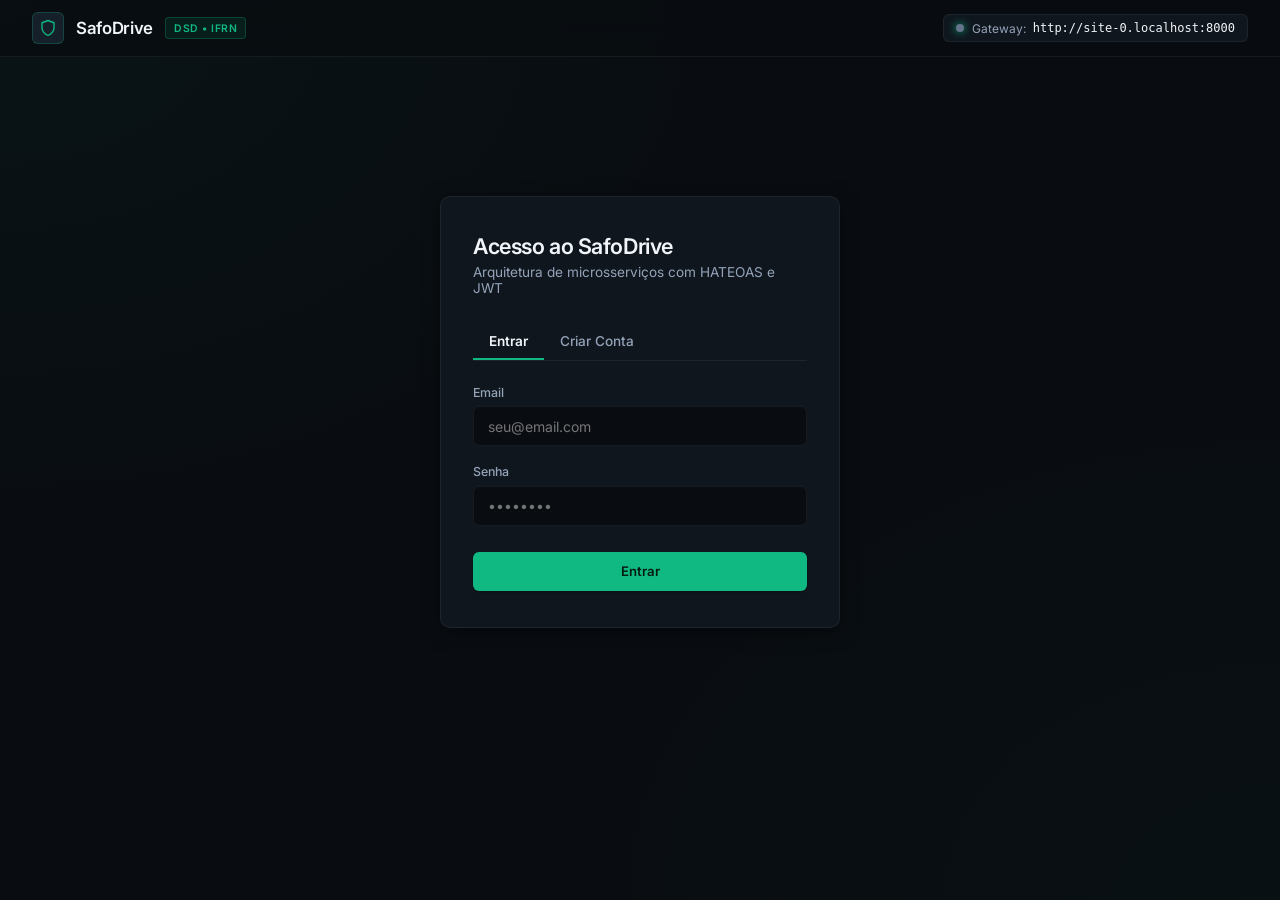
<file: frontend/index.html>
<!DOCTYPE html>
<html lang="pt-BR">
<head>
  <meta charset="UTF-8">
  <meta name="viewport" content="width=device-width, initial-scale=1.0">
  <title>SafoDrive — Armazenamento Distribuído</title>
  <!-- Google Fonts: Inter -->
  <link rel="preconnect" href="https://fonts.googleapis.com">
  <link rel="preconnect" href="https://fonts.gstatic.com" crossorigin>
  <link href="https://fonts.googleapis.com/css2?family=Inter:wght@400;500;600;700&family=JetBrains+Mono:wght@400;500&display=swap" rel="stylesheet">
  <link rel="stylesheet" href="css/style.css?v=2">
</head>
<body>

  <!-- Barra de Navegação -->
  <header class="navbar">
    <div class="nav-container">
      <a href="#" class="brand">
        <div class="brand-icon">
          <!-- Ícone Escudo / Servidor SVG -->
          <svg class="icon" viewBox="0 0 24 24">
            <path d="M12 22s8-4 8-10V5l-8-3-8 3v7c0 6 8 10 8 10z"/>
          </svg>
        </div>
        <span class="brand-title">SafoDrive</span>
        <span class="brand-tag">DSD • IFRN</span>
      </a>

      <div class="nav-right">
        <!-- Indicador de IP do Gateway -->
        <button id="btn-config-server" class="server-indicator" title="Clique para alterar o endereço do Gateway">
          <span class="status-dot"></span>
          <span>Gateway:</span>
          <span id="current-server-url" style="color:var(--text-primary); font-family:monospace;">http://127.0.0.1:8000</span>
        </button>

        <!-- Informações do Usuário Logado -->
        <div id="user-nav-info" class="user-profile" style="display: none;">
          <div class="avatar" id="nav-avatar">U</div>
          <span id="nav-username" class="username">rubens</span>
          <span id="nav-plan" class="plan-badge">PRO</span>
          <button id="btn-logout" class="btn btn-ghost btn-icon-only" title="Encerrar Sessão">
            <svg class="icon icon-sm" viewBox="0 0 24 24">
              <path d="M9 21H5a2 2 0 0 1-2-2V5a2 2 0 0 1 2-2h4"/>
              <polyline points="16 17 21 12 16 7"/>
              <line x1="21" y1="12" x2="9" y2="12"/>
            </svg>
          </button>
        </div>
      </div>
    </div>
  </header>

  <!-- Conteúdo Principal -->
  <main class="main-wrapper">

    <!-- TELA 1: AUTENTICAÇÃO (LOGIN / REGISTRO) -->
    <section id="auth-section" class="auth-wrapper">
      <div class="auth-card">
        <h1 class="auth-title">Acesso ao SafoDrive</h1>
        <p class="auth-subtitle">Arquitetura de microsserviços com HATEOAS e JWT</p>

        <!-- Abas -->
        <div class="tabs-nav">
          <button id="tab-login" class="tab-btn active">Entrar</button>
          <button id="tab-register" class="tab-btn">Criar Conta</button>
        </div>

        <!-- Formulário de Login -->
        <form id="form-login">
          <div class="form-group">
            <label class="form-label" for="login-email">Email</label>
            <input type="email" id="login-email" class="form-input" placeholder="seu@email.com" required>
          </div>
          <div class="form-group">
            <label class="form-label" for="login-pass">Senha</label>
            <input type="password" id="login-pass" class="form-input" placeholder="••••••••" required>
          </div>
          <button type="submit" class="btn btn-primary" style="width: 100%; padding: 0.75rem; margin-top: 0.5rem;">
            Entrar
          </button>
        </form>

        <!-- Formulário de Registro -->
        <form id="form-register" style="display: none;">
          <div class="form-group">
            <label class="form-label" for="reg-user">Usuário</label>
            <input type="text" id="reg-user" class="form-input" placeholder="ex: rubens" required>
          </div>
          <div class="form-group">
            <label class="form-label" for="reg-email">Email</label>
            <input type="email" id="reg-email" class="form-input" placeholder="seu@email.com" required>
          </div>
          <div class="form-group">
            <label class="form-label" for="reg-pass">Senha</label>
            <input type="password" id="reg-pass" class="form-input" placeholder="Mínimo 6 caracteres" required>
          </div>
          <div class="form-group">
            <label class="form-label" for="reg-plan">Cota de Armazenamento</label>
            <select id="reg-plan" class="form-select">
              <option value="free">Plano Free (15 MB)</option>
              <option value="pro">Plano Pro (50 MB)</option>
              <option value="enterprise">Plano Enterprise (100 MB)</option>
            </select>
          </div>
          <button type="submit" class="btn btn-primary" style="width: 100%; padding: 0.75rem; margin-top: 0.5rem;">
            Criar Conta
          </button>
        </form>
      </div>
    </section>

    <!-- TELA 2: DASHBOARD (AUTENTICADO) -->
    <section id="app-section" style="display: none;">

      <!-- Painel de Topo: 2 Colunas (Cota e Upload) -->
      <div class="top-dashboard">

        <!-- Card 1: Armazenamento e Cota -->
        <div class="panel-card">
          <div class="panel-card-header">
            <div class="panel-card-title">
              <svg class="icon icon-sm" viewBox="0 0 24 24">
                <ellipse cx="12" cy="5" rx="9" ry="3"/>
                <path d="M21 12c0 1.66-4 3-9 3s-9-1.34-9-3"/>
                <path d="M3 5v14c0 1.66 4 3 9 3s9-1.34 9-3V5"/>
              </svg>
              <span>Armazenamento</span>
            </div>
            <button id="btn-inspect-quota" class="btn btn-ghost" style="font-size: 0.7rem; padding: 0.25rem 0.5rem;" title="Inspecionar Payload HATEOAS">
              <svg class="icon icon-sm" viewBox="0 0 24 24"><path d="M10 13a5 5 0 0 0 7.54.54l3-3a5 5 0 0 0-7.07-7.07l-1.72 1.71"/><path d="M14 11a5 5 0 0 0-7.54-.54l-3 3a5 5 0 0 0 7.07 7.07l1.71-1.71"/></svg>
              <span>HATEOAS</span>
            </button>
          </div>

          <div>
            <div class="quota-values">
              <span id="quota-used" class="quota-used">0.00 MB</span>
              <span id="quota-total" class="quota-limit">de 50.0 MB</span>
            </div>
            <div class="progress-track">
              <div id="quota-bar-fill" class="progress-bar" style="width: 0%;"></div>
            </div>
            <div class="quota-footer">
              <span>Uso do espaço</span>
              <span id="quota-percent">0%</span>
            </div>
          </div>
        </div>

        <!-- Card 2: Enviar Arquivo (Dropzone) -->
        <div class="panel-card">
          <div class="panel-card-header">
            <div class="panel-card-title">
              <svg class="icon icon-sm" viewBox="0 0 24 24">
                <path d="M21 15v4a2 2 0 0 1-2 2H5a2 2 0 0 1-2-2v-4"/>
                <polyline points="17 8 12 3 7 8"/>
                <line x1="12" y1="3" x2="12" y2="15"/>
              </svg>
              <span>Upload de Arquivo</span>
            </div>
          </div>

          <div id="dropzone" class="dropzone">
            <svg class="icon icon-lg" viewBox="0 0 24 24" style="color:var(--accent-primary);">
              <path d="M4 14.899A7 7 0 1 1 15.71 8h1.79a4.5 4.5 0 0 1 2.5 8.242"/>
              <path d="M12 12v9"/>
              <path d="m16 16-4-4-4 4"/>
            </svg>
            <span class="dropzone-label">Arraste arquivos aqui para enviar</span>
            <span class="dropzone-sublabel">ou clique para selecionar no computador</span>
            <input type="file" id="file-input" style="display: none;">
          </div>

          <div id="upload-progress" style="display:none; margin-top:0.5rem; font-size:0.75rem; color:var(--accent-primary); text-align:center;">
            Enviando...
          </div>
        </div>

      </div>

      <!-- Seção de Arquivos (com Margem Clara e Título) -->
      <section class="files-section">
        
        <div class="section-header">
          <div class="section-title-group">
            <h2>
              <svg class="icon" viewBox="0 0 24 24">
                <path d="M22 19a2 2 0 0 1-2 2H4a2 2 0 0 1-2-2V5a2 2 0 0 1 2-2h5l2 3h9a2 2 0 0 1 2 2z"/>
              </svg>
              <span>Arquivos Armazenados</span>
            </h2>
            <p>Ações e links de navegação gerenciados dinamicamente via HATEOAS</p>
          </div>

          <div class="filter-bar">
            <div class="search-field">
              <svg class="icon icon-sm" viewBox="0 0 24 24">
                <circle cx="11" cy="11" r="8"/>
                <line x1="21" y1="21" x2="16.65" y2="16.65"/>
              </svg>
              <input type="text" id="search-files" placeholder="Filtrar arquivos...">
            </div>

            <button id="btn-refresh" class="btn btn-ghost" title="Recarregar lista">
              <svg class="icon icon-sm" viewBox="0 0 24 24">
                <polyline points="23 4 23 10 17 10"/>
                <path d="M20.49 15a9 9 0 1 1-2.12-9.36L23 10"/>
              </svg>
              <span>Atualizar</span>
            </button>
          </div>
        </div>

        <!-- Grade de Arquivos -->
        <div id="files-container" class="files-grid">
          <!-- Injetado dinamicamente -->
        </div>

      </section>

    </section>

  </main>

  <!-- MODAL: HATEOAS JSON -->
  <div id="json-modal" class="modal-overlay">
    <div class="modal-card">
      <div class="modal-top">
        <h3 id="json-modal-title" class="modal-title">
          <svg class="icon icon-sm" viewBox="0 0 24 24"><path d="M10 13a5 5 0 0 0 7.54.54l3-3a5 5 0 0 0-7.07-7.07l-1.72 1.71"/><path d="M14 11a5 5 0 0 0-7.54-.54l-3 3a5 5 0 0 0 7.07 7.07l1.71-1.71"/></svg>
          <span>HATEOAS Payload</span>
        </h3>
        <button class="btn btn-ghost btn-icon-only modal-close">&times;</button>
      </div>
      <p style="font-size: 0.775rem; color: var(--text-secondary); margin-bottom: 0.75rem;">
        Resposta emitida pelo Gateway com hiperlinks contextuais (Richardson Nível 3):
      </p>
      <pre id="json-viewer" class="json-box"></pre>
    </div>
  </div>

  <!-- MODAL: PREVIEW DE MÍDIA -->
  <div id="preview-modal" class="modal-overlay">
    <div class="modal-card" style="max-width: 780px;">
      <div class="modal-top">
        <h3 id="preview-title" class="modal-title">
          <svg class="icon icon-sm" viewBox="0 0 24 24"><path d="M1 12s4-8 11-8 11 8 11 8-4 8-11 8-11-8-11-8z"/><circle cx="12" cy="12" r="3"/></svg>
          <span>Visualização</span>
        </h3>
        <button class="btn btn-ghost btn-icon-only modal-close">&times;</button>
      </div>
      <div id="preview-container"></div>
    </div>
  </div>

  <!-- MODAL: CERTIFICADO DE AUTENTICIDADE E INTEGRIDADE (SOAP) -->
  <div id="soap-modal" class="modal-overlay">
    <div class="modal-card" style="max-width: 680px;">
      <div class="modal-top">
        <h3 class="modal-title">
          <svg class="icon icon-sm" viewBox="0 0 24 24"><path d="M12 22s8-4 8-10V5l-8-3-8 3v7c0 6 8 10 8 10z"/></svg>
          <span id="soap-modal-title">Certificado de Autenticidade e Integridade</span>
        </h3>
        <button class="btn btn-ghost btn-icon-only modal-close">&times;</button>
      </div>

      <p style="font-size: 0.775rem; color: var(--text-secondary); margin-bottom: 0.75rem;">
        Validação criptográfica e carimbo temporal emitidos pelo serviço notarial da aplicação:
      </p>

      <!-- Dados do Registro -->
      <div style="background: var(--bg-primary); border: 1px solid var(--border-color); border-radius: var(--radius-sm); padding: 0.75rem; margin-bottom: 1rem;">
        <div style="display: grid; grid-template-columns: 1fr 1fr; gap: 0.75rem; margin-bottom: 0.5rem;">
          <div>
            <label class="form-label">Arquivo</label>
            <div id="soap-display-filename" style="font-weight: 600; font-size: 0.85rem; color: var(--text-primary);">-</div>
          </div>
          <div>
            <label class="form-label">Protocolo de Registro</label>
            <div id="soap-display-protocolo" style="font-family: monospace; font-size: 0.85rem; color: var(--accent-primary); font-weight: 600;">-</div>
          </div>
        </div>
        <div style="margin-bottom: 0.5rem;">
          <label class="form-label">Hash SHA-256 Registrado</label>
          <div id="soap-display-hash" style="font-family: monospace; font-size: 0.72rem; word-break: break-all; background: var(--bg-secondary); padding: 0.35rem 0.5rem; border-radius: var(--radius-sm);">-</div>
        </div>
        <div style="display: grid; grid-template-columns: 1fr 1fr; gap: 0.75rem;">
          <div>
            <label class="form-label">Data de Emissão (UTC)</label>
            <div id="soap-display-data" style="font-size: 0.75rem; color: var(--text-secondary);">-</div>
          </div>
          <div>
            <label class="form-label">Situação</label>
            <div id="soap-display-status" style="font-size: 0.75rem; font-weight: 600; color: #10b981;">-</div>
          </div>
        </div>
      </div>

      <!-- Ações de Auditoria -->
      <div style="display: flex; gap: 0.5rem; margin-bottom: 1rem;">
        <button id="soap-btn-auditar-sucesso" class="btn btn-primary" style="flex: 1; font-size: 0.75rem;">
          Verificar Integridade
        </button>
        <button id="soap-btn-auditar-falha" class="btn btn-danger-ghost" style="flex: 1; font-size: 0.75rem;">
          Simular Adulteração (Teste de Falha)
        </button>
      </div>

      <!-- Botão para emitir se ainda não tiver -->
      <button id="soap-btn-emitir-agora" class="btn btn-secondary" style="width: 100%; display: none; margin-bottom: 0.75rem; font-size: 0.8rem;">
        Emitir Certificado de Autenticidade
      </button>

      <!-- Resposta / SOAP XML Output -->
      <div id="soap-output-container" style="display: none; border-top: 1px solid var(--border-color); padding-top: 0.75rem;">
        <div id="soap-status-alert" style="padding: 0.5rem 0.75rem; border-radius: var(--radius-sm); font-size: 0.8rem; margin-bottom: 0.5rem;"></div>
        <label class="form-label">Envelope XML (Resposta SOAP)</label>
        <pre id="soap-xml-viewer" class="json-box" style="max-height: 180px; font-size: 0.7rem;"></pre>
      </div>
    </div>
  </div>

  <!-- Container de Toasts -->
  <div id="toast-container" class="toast-container"></div>

  <div id="chat-drawer" style="display: none;">
    <div id="chat-header-bar" class="chat-header-bar">
      <div class="chat-header-left">
        <span id="chat-status-dot" class="status-dot"></span>
        <span id="chat-header-title" class="chat-title-text">Mensagens da Equipe</span>
        <span id="chat-unread-badge" class="chat-unread-badge">0</span>
      </div>
      <div class="chat-header-right">
        <svg class="icon icon-sm chat-toggle-icon" viewBox="0 0 24 24"><path d="M18 15l-6-6-6 6"/></svg>
      </div>
    </div>

    <div id="chat-drawer-body" class="chat-drawer-body">
      <div class="chat-tabs">
        <button id="chat-tab-global" class="chat-tab-btn active" title="Canal Geral da Equipe (Broadcast)">
          <svg class="icon icon-sm" viewBox="0 0 24 24"><circle cx="12" cy="12" r="10"/><line x1="2" y1="12" x2="22" y2="12"/><path d="M12 2a15.3 15.3 0 0 1 4 10 15.3 15.3 0 0 1-4 10 15.3 15.3 0 0 1-4-10 15.3 15.3 0 0 1 4-10z"/></svg>
          <span># Geral</span>
        </button>
        <button id="chat-tab-users" class="chat-tab-btn">
          <svg class="icon icon-sm" viewBox="0 0 24 24"><path d="M17 21v-2a4 4 0 0 0-4-4H5a4 4 0 0 0-4 4v2"/><circle cx="9" cy="7" r="4"/><path d="M23 21v-2a4 4 0 0 0-3-3.87"/><path d="M16 3.13a4 4 0 0 1 0 7.75"/></svg>
          <span id="chat-online-count-label">Pessoas (0)</span>
        </button>
      </div>

      <div id="chat-dm-bar" class="chat-dm-bar">
        <span>Conversando com: <strong id="chat-dm-target-name"></strong></span>
        <button id="chat-dm-back-btn" class="chat-dm-back-btn">&larr; Voltar ao Geral</button>
      </div>

      <div id="chat-messages-container" class="chat-messages-scroll">
        <div style="font-size:0.75rem; color:var(--text-tertiary); text-align:center; margin-top:2rem;">
          Conectando ao chat da equipe...
        </div>
      </div>

      <div id="chat-users-container" class="chat-users-scroll"></div>

      <div class="chat-drawer-footer">
        <button id="chat-btn-attach" class="chat-btn-action" title="Compartilhar arquivo do Drive no chat">
          <svg class="icon icon-sm" viewBox="0 0 24 24"><path d="M21.44 11.05l-9.19 9.19a6 6 0 0 1-8.49-8.49l9.19-9.19a4 4 0 0 1 5.66 5.66l-9.2 9.19a2 2 0 0 1-2.83-2.83l8.49-8.48"/></svg>
        </button>
        <input type="text" id="chat-input-text" class="chat-input-text" placeholder="Digite uma mensagem..." autocomplete="off">
        <button id="chat-btn-send" class="chat-btn-action chat-btn-send" title="Enviar mensagem">
          <svg class="icon icon-sm" viewBox="0 0 24 24"><line x1="22" y1="2" x2="11" y2="13"/><polygon points="22 2 15 22 11 13 2 9 22 2"/></svg>
        </button>
      </div>
    </div>
  </div>

  <div id="chat-share-modal" class="modal-overlay">
    <div class="modal-card" style="max-width: 480px;">
      <div class="modal-top">
        <h3 class="modal-title">
          <svg class="icon icon-sm" viewBox="0 0 24 24"><path d="M21 15a2 2 0 0 1-2 2H7l-4 4V5a2 2 0 0 1 2-2h14a2 2 0 0 1 2 2z"/></svg>
          <span>Compartilhar Arquivo no Chat</span>
        </h3>
        <button class="btn btn-ghost btn-icon-only modal-close">&times;</button>
      </div>
      <p style="font-size: 0.775rem; color: var(--text-secondary); margin-bottom: 0.75rem;">
        Selecione um arquivo do seu Drive para enviar em tempo real na conversa:
      </p>
      <div id="chat-share-files-list" style="max-height: 260px; overflow-y: auto; display: flex; flex-direction: column; gap: 0.4rem; margin-bottom: 0.75rem;"></div>
    </div>
  </div>

  <!-- Scripts -->
  <script src="js/api.js"></script>
  <script src="js/soap.js"></script>
  <script src="js/chat.js"></script>
  <script src="js/app.js"></script>
</body>
</html>
</file>
<file: frontend/css/style.css>
:root {
  /* Paleta Base - Dark Minimalista */
  --bg-app: #090d11;
  --bg-surface: #0f161e;
  --bg-surface-elevated: #16202b;
  --bg-surface-hover: #1c2937;
  
  --border-subtle: rgba(255, 255, 255, 0.06);
  --border-medium: rgba(255, 255, 255, 0.12);
  --border-focus: #10b981;

  /* Cores de Destaque - Esmeralda Técnico */
  --accent-primary: #10b981;
  --accent-primary-hover: #059669;
  --accent-subtle: rgba(16, 185, 129, 0.1);
  --accent-border: rgba(16, 185, 129, 0.25);

  /* Tipografia */
  --text-primary: #f1f5f9;
  --text-secondary: #94a3b8;
  --text-tertiary: #64748b;

  --status-danger: #ef4444;
  --status-danger-subtle: rgba(239, 68, 68, 0.1);
  --status-warning: #f59e0b;

  --radius-xs: 4px;
  --radius-sm: 6px;
  --radius-md: 10px;
  --radius-lg: 14px;
  --radius-full: 9999px;

  --shadow-card: 0 4px 20px -2px rgba(0, 0, 0, 0.5);
  --shadow-elevated: 0 10px 30px -4px rgba(0, 0, 0, 0.6);

  --transition-fast: 0.15s cubic-bezier(0.4, 0, 0.2, 1);
  --transition-normal: 0.25s cubic-bezier(0.4, 0, 0.2, 1);
}

* {
  margin: 0;
  padding: 0;
  box-sizing: border-box;
  font-family: 'Inter', -apple-system, BlinkMacSystemFont, 'Segoe UI', Roboto, sans-serif;
  -webkit-font-smoothing: antialiased;
}

body {
  background-color: var(--bg-app);
  color: var(--text-primary);
  min-height: 100vh;
  display: flex;
  flex-direction: column;
  background-image: 
    radial-gradient(at 0% 0%, rgba(16, 185, 129, 0.04) 0px, transparent 40%),
    radial-gradient(at 100% 100%, rgba(16, 185, 129, 0.02) 0px, transparent 40%);
  background-attachment: fixed;
}

::-webkit-scrollbar {
  width: 6px;
  height: 6px;
}
::-webkit-scrollbar-track {
  background: var(--bg-app);
}
::-webkit-scrollbar-thumb {
  background: var(--bg-surface-hover);
  border-radius: var(--radius-full);
}
::-webkit-scrollbar-thumb:hover {
  background: var(--border-medium);
}

/* SVG Icon Helper */
.icon {
  width: 18px;
  height: 18px;
  stroke: currentColor;
  stroke-width: 1.8;
  stroke-linecap: round;
  stroke-linejoin: round;
  fill: none;
  flex-shrink: 0;
}

.icon-sm {
  width: 14px;
  height: 14px;
}

.icon-lg {
  width: 24px;
  height: 24px;
}

.icon-xl {
  width: 32px;
  height: 32px;
  stroke-width: 1.5;
}

/* Header & Navbar */
.navbar {
  position: sticky;
  top: 0;
  z-index: 100;
  background: rgba(9, 13, 17, 0.85);
  backdrop-filter: blur(16px);
  -webkit-backdrop-filter: blur(16px);
  border-bottom: 1px solid var(--border-subtle);
  padding: 0.75rem 2rem;
}

.nav-container {
  max-width: 1300px;
  margin: 0 auto;
  display: flex;
  justify-content: space-between;
  align-items: center;
}

.brand {
  display: flex;
  align-items: center;
  gap: 0.75rem;
  text-decoration: none;
  color: var(--text-primary);
}

.brand-icon {
  width: 32px;
  height: 32px;
  background: var(--bg-surface-elevated);
  border: 1px solid var(--accent-border);
  border-radius: var(--radius-sm);
  display: flex;
  align-items: center;
  justify-content: center;
  color: var(--accent-primary);
}

.brand-title {
  font-size: 1.05rem;
  font-weight: 600;
  letter-spacing: -0.02em;
}

.brand-tag {
  font-size: 0.65rem;
  font-weight: 600;
  letter-spacing: 0.05em;
  text-transform: uppercase;
  padding: 0.2rem 0.5rem;
  background: var(--accent-subtle);
  color: var(--accent-primary);
  border: 1px solid var(--accent-border);
  border-radius: var(--radius-xs);
}

.nav-right {
  display: flex;
  align-items: center;
  gap: 0.75rem;
}

.server-indicator {
  display: flex;
  align-items: center;
  gap: 0.45rem;
  font-size: 0.75rem;
  color: var(--text-secondary);
  background: var(--bg-surface);
  border: 1px solid var(--border-subtle);
  padding: 0.35rem 0.75rem;
  border-radius: var(--radius-sm);
  cursor: pointer;
  transition: all var(--transition-fast);
}

.server-indicator:hover {
  border-color: var(--border-medium);
  color: var(--text-primary);
}

.status-dot {
  width: 6px;
  height: 6px;
  border-radius: var(--radius-full);
  background: var(--accent-primary);
  box-shadow: 0 0 8px var(--accent-primary);
}

.user-profile {
  display: flex;
  align-items: center;
  gap: 0.5rem;
  background: var(--bg-surface);
  border: 1px solid var(--border-subtle);
  padding: 0.3rem 0.6rem;
  border-radius: var(--radius-sm);
}

.avatar {
  width: 24px;
  height: 24px;
  border-radius: var(--radius-xs);
  background: var(--bg-surface-elevated);
  border: 1px solid var(--border-medium);
  color: var(--text-primary);
  font-size: 0.75rem;
  font-weight: 600;
  display: flex;
  align-items: center;
  justify-content: center;
}

.username {
  font-size: 0.8rem;
  font-weight: 500;
  color: var(--text-primary);
}

.plan-badge {
  font-size: 0.65rem;
  font-weight: 600;
  text-transform: uppercase;
  padding: 0.1rem 0.4rem;
  border-radius: var(--radius-xs);
  background: var(--accent-subtle);
  color: var(--accent-primary);
}

/* Layout Principal */
.main-wrapper {
  max-width: 1300px;
  margin: 0 auto;
  padding: 2.5rem 2rem;
  flex: 1;
  width: 100%;
}

/* Botões */
.btn {
  display: inline-flex;
  align-items: center;
  justify-content: center;
  gap: 0.45rem;
  padding: 0.55rem 0.95rem;
  font-size: 0.825rem;
  font-weight: 500;
  border-radius: var(--radius-sm);
  border: 1px solid transparent;
  cursor: pointer;
  transition: all var(--transition-fast);
  text-decoration: none;
  line-height: 1;
}

.btn-primary {
  background: var(--accent-primary);
  color: #051b11;
  font-weight: 600;
  box-shadow: 0 1px 2px rgba(0, 0, 0, 0.3);
}
.btn-primary:hover {
  background: var(--accent-primary-hover);
}

.btn-ghost {
  background: transparent;
  color: var(--text-secondary);
  border-color: var(--border-subtle);
}
.btn-ghost:hover {
  background: var(--bg-surface-hover);
  color: var(--text-primary);
  border-color: var(--border-medium);
}

.btn-danger-ghost {
  background: transparent;
  color: var(--text-tertiary);
  border-color: transparent;
}
.btn-danger-ghost:hover {
  background: var(--status-danger-subtle);
  color: var(--status-danger);
  border-color: rgba(239, 68, 68, 0.2);
}

.btn-icon-only {
  width: 30px;
  height: 30px;
  padding: 0;
  border-radius: var(--radius-sm);
}

/* Auth View */
.auth-wrapper {
  display: flex;
  justify-content: center;
  align-items: center;
  min-height: 70vh;
}

.auth-card {
  width: 100%;
  max-width: 400px;
  background: var(--bg-surface);
  border: 1px solid var(--border-subtle);
  border-radius: var(--radius-md);
  padding: 2.25rem 2rem;
  box-shadow: var(--shadow-card);
}

.auth-title {
  font-size: 1.35rem;
  font-weight: 600;
  letter-spacing: -0.02em;
  margin-bottom: 0.35rem;
}

.auth-subtitle {
  color: var(--text-secondary);
  font-size: 0.85rem;
  margin-bottom: 1.75rem;
}

.tabs-nav {
  display: flex;
  border-bottom: 1px solid var(--border-subtle);
  margin-bottom: 1.5rem;
}

.tab-btn {
  padding: 0.55rem 1rem;
  font-size: 0.85rem;
  font-weight: 500;
  color: var(--text-secondary);
  background: none;
  border: none;
  border-bottom: 2px solid transparent;
  cursor: pointer;
  transition: all var(--transition-fast);
}

.tab-btn.active {
  color: var(--text-primary);
  border-bottom-color: var(--accent-primary);
  font-weight: 600;
}

.form-group {
  margin-bottom: 1.15rem;
}

.form-label {
  display: block;
  font-size: 0.775rem;
  font-weight: 500;
  color: var(--text-secondary);
  margin-bottom: 0.4rem;
}

.form-input, .form-select {
  width: 100%;
  padding: 0.65rem 0.85rem;
  background: var(--bg-app);
  border: 1px solid var(--border-subtle);
  border-radius: var(--radius-sm);
  color: var(--text-primary);
  font-size: 0.875rem;
  transition: all var(--transition-fast);
}

.form-input:focus, .form-select:focus {
  outline: none;
  border-color: var(--border-focus);
  box-shadow: 0 0 0 1px var(--border-focus);
}

.top-dashboard {
  display: grid;
  grid-template-columns: 1fr 1fr;
  gap: 1.5rem;
  margin-bottom: 3.5rem;
}

@media (max-width: 860px) {
  .top-dashboard {
    grid-template-columns: 1fr;
    margin-bottom: 2.5rem;
  }
}

.panel-card {
  background: var(--bg-surface);
  border: 1px solid var(--border-subtle);
  border-radius: var(--radius-md);
  padding: 1.5rem;
  box-shadow: var(--shadow-card);
  display: flex;
  flex-direction: column;
  justify-content: space-between;
}

.panel-card-header {
  display: flex;
  justify-content: space-between;
  align-items: center;
  margin-bottom: 1rem;
}

.panel-card-title {
  display: flex;
  align-items: center;
  gap: 0.5rem;
  font-size: 0.9rem;
  font-weight: 600;
  color: var(--text-primary);
}

/* Barra de Cota */
.quota-values {
  display: flex;
  justify-content: space-between;
  align-items: baseline;
  margin-bottom: 0.6rem;
}

.quota-used {
  font-size: 1.4rem;
  font-weight: 600;
  letter-spacing: -0.02em;
  color: var(--text-primary);
}

.quota-limit {
  font-size: 0.825rem;
  color: var(--text-secondary);
}

.progress-track {
  width: 100%;
  height: 6px;
  background: var(--bg-app);
  border-radius: var(--radius-full);
  overflow: hidden;
  border: 1px solid var(--border-subtle);
}

.progress-bar {
  height: 100%;
  background: var(--accent-primary);
  border-radius: var(--radius-full);
  transition: width 0.4s ease;
}

.progress-bar.warning {
  background: var(--status-danger);
}

.quota-footer {
  display: flex;
  justify-content: space-between;
  font-size: 0.75rem;
  color: var(--text-tertiary);
  margin-top: 0.6rem;
}

/* Dropzone Minimalista */
.dropzone {
  border: 1px dashed var(--border-medium);
  background: rgba(255, 255, 255, 0.015);
  border-radius: var(--radius-sm);
  padding: 1.75rem 1rem;
  text-align: center;
  cursor: pointer;
  transition: all var(--transition-fast);
  display: flex;
  flex-direction: column;
  align-items: center;
  justify-content: center;
  gap: 0.4rem;
}

.dropzone:hover, .dropzone.dragover {
  border-color: var(--accent-primary);
  background: var(--accent-subtle);
}

.dropzone-label {
  font-size: 0.85rem;
  font-weight: 500;
  color: var(--text-primary);
}

.dropzone-sublabel {
  font-size: 0.75rem;
  color: var(--text-tertiary);
}

/* Área de Arquivos */
.files-section {
  display: flex;
  flex-direction: column;
  gap: 1rem;
}

.section-header {
  display: flex;
  justify-content: space-between;
  align-items: flex-end;
  border-bottom: 1px solid var(--border-subtle);
  padding-bottom: 1rem;
  margin-bottom: 0.5rem;
}

.section-title-group h2 {
  font-size: 1.15rem;
  font-weight: 600;
  letter-spacing: -0.01em;
  color: var(--text-primary);
  display: flex;
  align-items: center;
  gap: 0.5rem;
}

.section-title-group p {
  font-size: 0.775rem;
  color: var(--text-tertiary);
  margin-top: 0.2rem;
}

.filter-bar {
  display: flex;
  gap: 0.75rem;
  align-items: center;
}

.search-field {
  position: relative;
  width: 280px;
}

.search-field input {
  width: 100%;
  padding: 0.55rem 0.8rem 0.55rem 2.2rem;
  background: var(--bg-surface);
  border: 1px solid var(--border-subtle);
  border-radius: var(--radius-sm);
  color: var(--text-primary);
  font-size: 0.825rem;
  transition: all var(--transition-fast);
}

.search-field input:focus {
  outline: none;
  border-color: var(--accent-primary);
}

.search-field .icon {
  position: absolute;
  left: 0.75rem;
  top: 50%;
  transform: translateY(-50%);
  color: var(--text-tertiary);
}

/* Grade de Arquivos */
.files-grid {
  display: grid;
  grid-template-columns: repeat(auto-fill, minmax(240px, 1fr));
  gap: 1rem;
  min-width: 0;
  width: 100%;
}

.file-card {
  background: var(--bg-surface);
  border: 1px solid var(--border-subtle);
  border-radius: var(--radius-sm);
  padding: 1rem;
  display: flex;
  flex-direction: column;
  justify-content: space-between;
  transition: all var(--transition-fast);
  min-width: 0; /* Previne expansão por conteúdo filho */
  overflow: hidden;
}

.file-card > div {
  min-width: 0;
  width: 100%;
}

.file-card:hover {
  border-color: var(--border-medium);
  background: var(--bg-surface-elevated);
  transform: translateY(-2px);
  box-shadow: var(--shadow-card);
}

.file-card-top {
  display: flex;
  align-items: flex-start;
  justify-content: space-between;
  gap: 0.5rem;
  margin-bottom: 0.85rem;
  min-width: 0;
}

.file-type-pill {
  font-size: 0.65rem;
  font-weight: 700;
  text-transform: uppercase;
  padding: 0.2rem 0.45rem;
  border-radius: var(--radius-xs);
  background: var(--bg-surface-hover);
  color: var(--text-secondary);
  border: 1px solid var(--border-subtle);
  letter-spacing: 0.05em;
  flex-shrink: 0;
}

.file-icon-box {
  width: 36px;
  height: 36px;
  border-radius: var(--radius-xs);
  background: var(--bg-app);
  border: 1px solid var(--border-subtle);
  display: flex;
  align-items: center;
  justify-content: center;
  color: var(--text-secondary);
  flex-shrink: 0;
}

.file-name-text {
  font-size: 0.85rem;
  font-weight: 500;
  color: var(--text-primary);
  display: block;
  width: 100%;
  max-width: 100%;
  white-space: nowrap;
  overflow: hidden;
  text-overflow: ellipsis; /* Trunca com ... sem alargar o card */
  margin-bottom: 0.35rem;
}

.file-info-row {
  display: flex;
  justify-content: space-between;
  font-size: 0.725rem;
  color: var(--text-tertiary);
  margin-bottom: 1rem;
}

.file-card-actions {
  display: flex;
  align-items: center;
  gap: 0.4rem;
  border-top: 1px solid var(--border-subtle);
  padding-top: 0.75rem;
}

.file-card-actions .btn {
  flex: 1;
  padding: 0.4rem 0.5rem;
  font-size: 0.75rem;
}

/* Empty State */
.empty-state {
  text-align: center;
  padding: 4rem 1rem;
  color: var(--text-tertiary);
  grid-column: 1 / -1;
}

.empty-state .icon {
  margin-bottom: 0.75rem;
  color: var(--text-tertiary);
  opacity: 0.4;
}

.empty-state h3 {
  font-size: 0.95rem;
  font-weight: 500;
  color: var(--text-secondary);
  margin-bottom: 0.25rem;
}

.empty-state p {
  font-size: 0.8rem;
}

/* Modais */
.modal-overlay {
  position: fixed;
  inset: 0;
  background: rgba(0, 0, 0, 0.75);
  backdrop-filter: blur(8px);
  z-index: 999;
  display: none;
  align-items: center;
  justify-content: center;
  padding: 1.5rem;
}

.modal-overlay.active {
  display: flex;
}

.modal-card {
  background: var(--bg-surface);
  border: 1px solid var(--border-medium);
  border-radius: var(--radius-md);
  max-width: 650px;
  width: 100%;
  max-height: 85vh;
  overflow-y: auto;
  box-shadow: var(--shadow-elevated);
  padding: 1.5rem;
}

.modal-top {
  display: flex;
  justify-content: space-between;
  align-items: center;
  border-bottom: 1px solid var(--border-subtle);
  padding-bottom: 0.75rem;
  margin-bottom: 1rem;
}

.modal-title {
  font-size: 0.95rem;
  font-weight: 600;
  display: flex;
  align-items: center;
  gap: 0.5rem;
}

.json-box {
  background: #05080c;
  border: 1px solid var(--border-subtle);
  border-radius: var(--radius-xs);
  padding: 1rem;
  font-family: 'JetBrains Mono', 'Fira Code', 'Courier New', monospace;
  font-size: 0.8rem;
  color: #34d399;
  max-height: 380px;
  overflow: auto;
  white-space: pre-wrap;
}

/* Toasts */
.toast-container {
  position: fixed;
  bottom: 1.5rem;
  right: 1.5rem;
  z-index: 1000;
  display: flex;
  flex-direction: column;
  gap: 0.5rem;
}

.toast {
  background: var(--bg-surface-elevated);
  border: 1px solid var(--border-medium);
  padding: 0.75rem 1rem;
  border-radius: var(--radius-sm);
  font-size: 0.825rem;
  display: flex;
  align-items: center;
  gap: 0.6rem;
  box-shadow: var(--shadow-elevated);
  min-width: 280px;
  animation: toastIn 0.25s ease;
}

.toast.error {
  border-left: 3px solid var(--status-danger);
}
.toast.success {
  border-left: 3px solid var(--accent-primary);
}

@keyframes toastIn {
  from { opacity: 0; transform: translateY(10px); }
  to { opacity: 1; transform: translateY(0); }
}

@media (max-width: 768px) {
  .navbar {
    padding: 0.65rem 1rem;
  }

  .nav-container {
    flex-wrap: wrap;
    gap: 0.6rem;
  }

  .brand-title {
    font-size: 0.95rem;
  }

  .brand-tag {
    display: none;
  }

  .nav-right {
    gap: 0.4rem;
  }

  .server-indicator {
    padding: 0.3rem 0.5rem;
    font-size: 0.7rem;
    max-width: 140px;
  }

  .server-indicator span:nth-of-type(2) {
    display: none;
  }

  #current-server-url {
    overflow: hidden;
    text-overflow: ellipsis;
    white-space: nowrap;
    display: inline-block;
    max-width: 100px;
  }

  .user-profile {
    padding: 0.25rem 0.5rem;
  }

  .username {
    max-width: 70px;
    overflow: hidden;
    text-overflow: ellipsis;
    white-space: nowrap;
  }

  .main-wrapper {
    padding: 1.25rem 1rem;
  }

  .top-dashboard {
    grid-template-columns: 1fr;
    gap: 1rem;
    margin-bottom: 2rem;
  }

  .panel-card {
    padding: 1.15rem 1rem;
  }

  .quota-used {
    font-size: 1.2rem;
  }

  .dropzone {
    padding: 1.25rem 0.75rem;
  }

  .section-header {
    flex-direction: column;
    align-items: stretch;
    gap: 0.85rem;
  }

  .filter-bar {
    width: 100%;
    display: flex;
    gap: 0.5rem;
  }

  .search-field {
    width: 100%;
    flex: 1;
  }

  .files-grid {
    grid-template-columns: 1fr;
    gap: 0.75rem;
  }

  .file-card {
    padding: 0.85rem;
  }

  .file-card-actions {
    display: flex;
    gap: 0.35rem;
  }

  .modal-card {
    padding: 1.15rem 1rem;
    max-width: 95vw;
  }

  .auth-card {
    padding: 1.75rem 1.25rem;
  }
}

#chat-drawer {
  position: fixed;
  bottom: 0;
  right: 24px;
  width: 360px;
  max-width: calc(100vw - 32px);
  height: 480px;
  max-height: calc(100vh - 80px);
  z-index: 999;
  font-family: inherit;
  display: flex;
  flex-direction: column;
  background: var(--bg-surface);
  border: 1px solid var(--border-medium);
  border-bottom: none;
  border-radius: var(--radius-md) var(--radius-md) 0 0;
  box-shadow: var(--shadow-elevated);
  transform: translateY(calc(100% - 46px));
  transition: transform 0.28s cubic-bezier(0.4, 0, 0.2, 1);
  overflow: hidden;
}

#chat-drawer.open {
  transform: translateY(0);
}

.chat-header-bar {
  height: 46px;
  flex-shrink: 0;
  background: var(--bg-surface-elevated);
  border-bottom: 1px solid var(--border-subtle);
  padding: 0 0.9rem;
  display: flex;
  align-items: center;
  justify-content: space-between;
  cursor: pointer;
  user-select: none;
  transition: background var(--transition-fast);
}

.chat-header-bar:hover {
  background: var(--bg-surface-hover);
}

.chat-header-left {
  display: flex;
  align-items: center;
  gap: 0.5rem;
}

.status-dot {
  width: 8px;
  height: 8px;
  border-radius: 50%;
  background-color: #64748b;
  display: inline-block;
  flex-shrink: 0;
}

.status-dot.online {
  background-color: var(--accent-primary);
  box-shadow: 0 0 8px rgba(16, 185, 129, 0.6);
  animation: pulse-green 2s infinite;
}

@keyframes pulse-green {
  0% { transform: scale(0.95); box-shadow: 0 0 0 0 rgba(16, 185, 129, 0.7); }
  70% { transform: scale(1); box-shadow: 0 0 0 6px rgba(16, 185, 129, 0); }
  100% { transform: scale(0.95); box-shadow: 0 0 0 0 rgba(16, 185, 129, 0); }
}

.chat-title-text {
  font-size: 0.825rem;
  font-weight: 600;
  color: var(--text-primary);
}

.chat-unread-badge {
  background-color: var(--status-danger);
  color: #fff;
  font-size: 0.65rem;
  font-weight: 700;
  padding: 0.15rem 0.45rem;
  border-radius: var(--radius-full);
  display: none;
}

.chat-header-right {
  display: flex;
  align-items: center;
  gap: 0.35rem;
}

.chat-toggle-icon {
  transition: transform 0.25s ease;
  color: var(--text-secondary);
}

#chat-drawer.open .chat-toggle-icon {
  transform: rotate(180deg);
}

.chat-drawer-body {
  flex: 1;
  min-height: 0;
  display: flex;
  flex-direction: column;
  background: var(--bg-surface);
  overflow: hidden;
}

.chat-tabs {
  height: 38px;
  flex-shrink: 0;
  display: flex;
  background: var(--bg-surface-elevated);
  border-bottom: 1px solid var(--border-subtle);
  padding: 0.25rem 0.5rem;
  gap: 0.35rem;
}

.chat-tab-btn {
  flex: 1;
  height: 100%;
  padding: 0 0.5rem;
  font-size: 0.725rem;
  font-weight: 600;
  background: transparent;
  border: none;
  border-radius: var(--radius-xs);
  color: var(--text-secondary);
  cursor: pointer;
  transition: all var(--transition-fast);
  display: flex;
  align-items: center;
  justify-content: center;
  gap: 0.35rem;
  white-space: nowrap;
}

.chat-tab-btn:hover {
  color: var(--text-primary);
  background: rgba(255, 255, 255, 0.05);
}

.chat-tab-btn.active {
  color: var(--accent-primary);
  background: var(--accent-subtle);
}

.chat-dm-bar {
  height: 32px;
  flex-shrink: 0;
  display: none;
  align-items: center;
  justify-content: space-between;
  padding: 0 0.65rem;
  background: rgba(16, 185, 129, 0.08);
  border-bottom: 1px solid var(--accent-border);
  font-size: 0.725rem;
}

.chat-dm-bar.active {
  display: flex;
}

.chat-dm-back-btn {
  background: transparent;
  border: none;
  color: var(--accent-primary);
  cursor: pointer;
  font-size: 0.7rem;
  font-weight: 600;
  display: flex;
  align-items: center;
  gap: 0.2rem;
}

.chat-dm-back-btn:hover {
  text-decoration: underline;
}

.chat-messages-scroll {
  flex: 1;
  min-height: 0;
  overflow-y: auto;
  padding: 0.75rem;
  display: flex;
  flex-direction: column;
  gap: 0.65rem;
}

.chat-bubble {
  max-width: 85%;
  padding: 0.55rem 0.75rem;
  border-radius: var(--radius-md);
  font-size: 0.8rem;
  line-height: 1.4;
  word-break: break-word;
  position: relative;
}

.chat-bubble.mine {
  align-self: flex-end;
  background: rgba(16, 185, 129, 0.15);
  border: 1px solid rgba(16, 185, 129, 0.3);
  color: var(--text-primary);
  border-bottom-right-radius: 2px;
}

.chat-bubble.theirs {
  align-self: flex-start;
  background: var(--bg-surface-elevated);
  border: 1px solid var(--border-subtle);
  color: var(--text-primary);
  border-bottom-left-radius: 2px;
}

.chat-bubble-sender {
  font-size: 0.675rem;
  font-weight: 700;
  color: var(--accent-primary);
  margin-bottom: 0.2rem;
  display: flex;
  justify-content: space-between;
  gap: 0.5rem;
}

.chat-bubble-time {
  font-size: 0.625rem;
  color: var(--text-tertiary);
  font-weight: normal;
}

.chat-file-card {
  margin-top: 0.45rem;
  background: var(--bg-surface);
  border: 1px solid var(--border-medium);
  border-radius: var(--radius-sm);
  padding: 0.5rem 0.65rem;
}

.chat-file-header {
  display: flex;
  align-items: center;
  gap: 0.45rem;
  margin-bottom: 0.35rem;
}

.chat-file-name {
  font-weight: 600;
  font-size: 0.775rem;
  color: var(--text-primary);
  white-space: nowrap;
  overflow: hidden;
  text-overflow: ellipsis;
  flex: 1;
}

.chat-file-meta {
  font-size: 0.675rem;
  color: var(--text-secondary);
  display: flex;
  align-items: center;
  gap: 0.35rem;
  margin-bottom: 0.45rem;
}

.chat-file-actions {
  display: flex;
  gap: 0.35rem;
}

.chat-file-btn {
  flex: 1;
  padding: 0.35rem 0.45rem;
  font-size: 0.675rem;
  font-weight: 600;
  border-radius: var(--radius-xs);
  cursor: pointer;
  display: flex;
  align-items: center;
  justify-content: center;
  gap: 0.25rem;
  text-decoration: none;
  transition: all var(--transition-fast);
  white-space: nowrap;
}

.chat-file-btn-download {
  background: var(--bg-surface-elevated);
  border: 1px solid var(--border-subtle);
  color: var(--text-primary);
}

.chat-file-btn-download:hover {
  background: var(--bg-surface-hover);
}

.chat-file-btn-save {
  background: var(--accent-primary);
  border: 1px solid var(--accent-primary);
  color: #000;
}

.chat-file-btn-save:hover {
  background: var(--accent-primary-hover);
}

.chat-users-scroll {
  flex: 1;
  min-height: 0;
  overflow-y: auto;
  padding: 0.5rem;
  display: none;
}

.chat-users-scroll.active {
  display: flex;
  flex-direction: column;
  gap: 0.35rem;
}

.chat-user-row {
  display: flex;
  align-items: center;
  justify-content: space-between;
  padding: 0.45rem 0.65rem;
  border-radius: var(--radius-sm);
  background: var(--bg-surface-elevated);
  border: 1px solid var(--border-subtle);
  transition: background var(--transition-fast);
}

.chat-user-row:hover {
  background: var(--bg-surface-hover);
}

.chat-user-info {
  display: flex;
  align-items: center;
  gap: 0.5rem;
}

.chat-user-avatar {
  width: 26px;
  height: 26px;
  border-radius: 50%;
  background: var(--accent-subtle);
  color: var(--accent-primary);
  font-size: 0.725rem;
  font-weight: 700;
  display: flex;
  align-items: center;
  justify-content: center;
}

.chat-drawer-footer {
  height: 52px;
  flex-shrink: 0;
  padding: 0.5rem;
  background: var(--bg-surface-elevated);
  border-top: 1px solid var(--border-subtle);
  display: flex;
  align-items: center;
  gap: 0.35rem;
}

.chat-input-text {
  flex: 1;
  height: 34px;
  background: var(--bg-surface);
  border: 1px solid var(--border-medium);
  border-radius: var(--radius-sm);
  padding: 0 0.65rem;
  font-size: 0.775rem;
  color: var(--text-primary);
  outline: none;
  transition: border-color var(--transition-fast);
}

.chat-input-text:focus {
  border-color: var(--accent-primary);
}

.chat-btn-action {
  width: 34px;
  height: 34px;
  flex-shrink: 0;
  display: flex;
  align-items: center;
  justify-content: center;
  background: var(--bg-surface);
  border: 1px solid var(--border-subtle);
  border-radius: var(--radius-sm);
  color: var(--text-secondary);
  cursor: pointer;
  transition: all var(--transition-fast);
}

.chat-btn-action:hover {
  color: var(--accent-primary);
  border-color: var(--accent-border);
}

.chat-btn-send {
  background: var(--accent-primary);
  border-color: var(--accent-primary);
  color: #000;
}

.chat-btn-send:hover {
  background: var(--accent-primary-hover);
  color: #000;
}

@media (max-width: 600px) {
  #chat-drawer {
    right: 8px;
    width: calc(100vw - 16px);
  }
}
</file>
